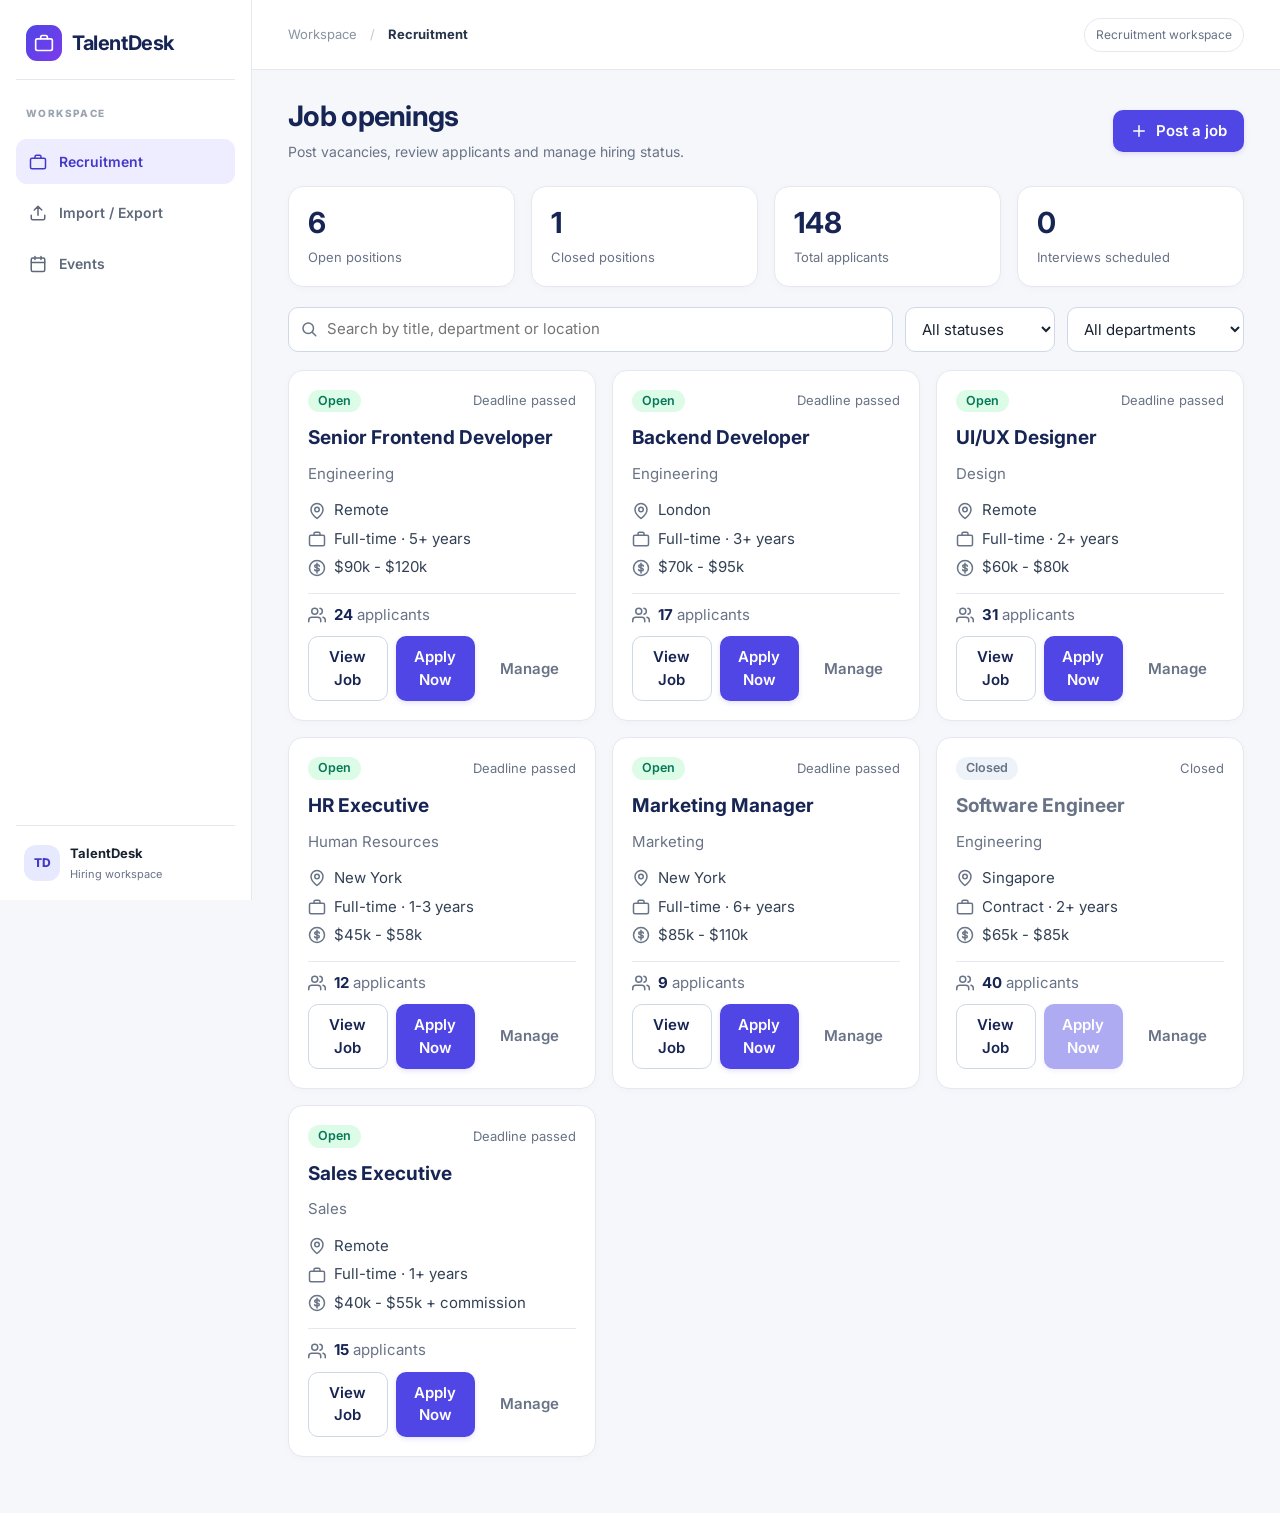
<file: index.html>
<!doctype html>
<html lang="en">
<head>
  <meta charset="UTF-8">
  <meta name="viewport" content="width=device-width, initial-scale=1, viewport-fit=cover">
  <meta name="theme-color" content="#ffffff">
  <meta name="description" content="TalentDesk recruitment workspace for job listings, hiring events, and candidate data management.">
  <title>Recruitment | TalentDesk</title>
  <link rel="preconnect" href="https://fonts.googleapis.com">
  <link rel="preconnect" href="https://fonts.gstatic.com" crossorigin>
  <link href="https://fonts.googleapis.com/css2?family=Inter:wght@400;500;600;700;800&display=swap" rel="stylesheet">
  <link rel="stylesheet" href="style.css">
</head>
<body data-page="recruitment">
  <div id="root"><div class="loading">Loading TalentDesk…</div></div>
  <script src="app.js" defer></script>
</body>
</html>
</file>
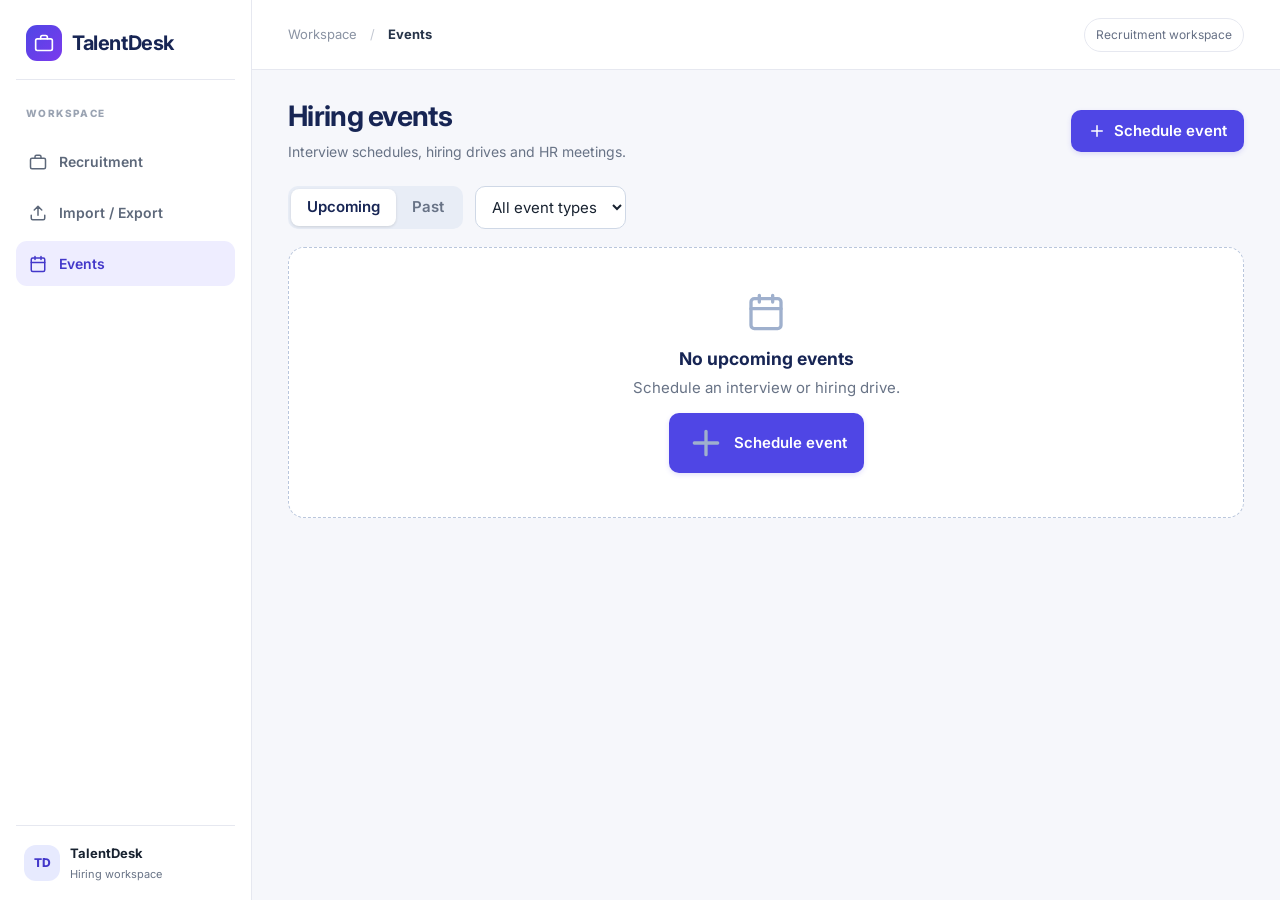
<file: event.html>
<!doctype html>
<html lang="en">
<head>
  <meta charset="UTF-8">
  <meta name="viewport" content="width=device-width, initial-scale=1, viewport-fit=cover">
  <meta name="theme-color" content="#ffffff">
  <meta name="description" content="TalentDesk recruitment workspace for job listings, hiring events, and candidate data management.">
  <title>Events | TalentDesk</title>
  <link rel="preconnect" href="https://fonts.googleapis.com">
  <link rel="preconnect" href="https://fonts.gstatic.com" crossorigin>
  <link href="https://fonts.googleapis.com/css2?family=Inter:wght@400;500;600;700;800&display=swap" rel="stylesheet">
  <link rel="stylesheet" href="style.css">
</head>
<body data-page="events">
  <div id="root"><div class="loading">Loading TalentDesk…</div></div>
  <script src="app.js" defer></script>
</body>
</html>
</file>
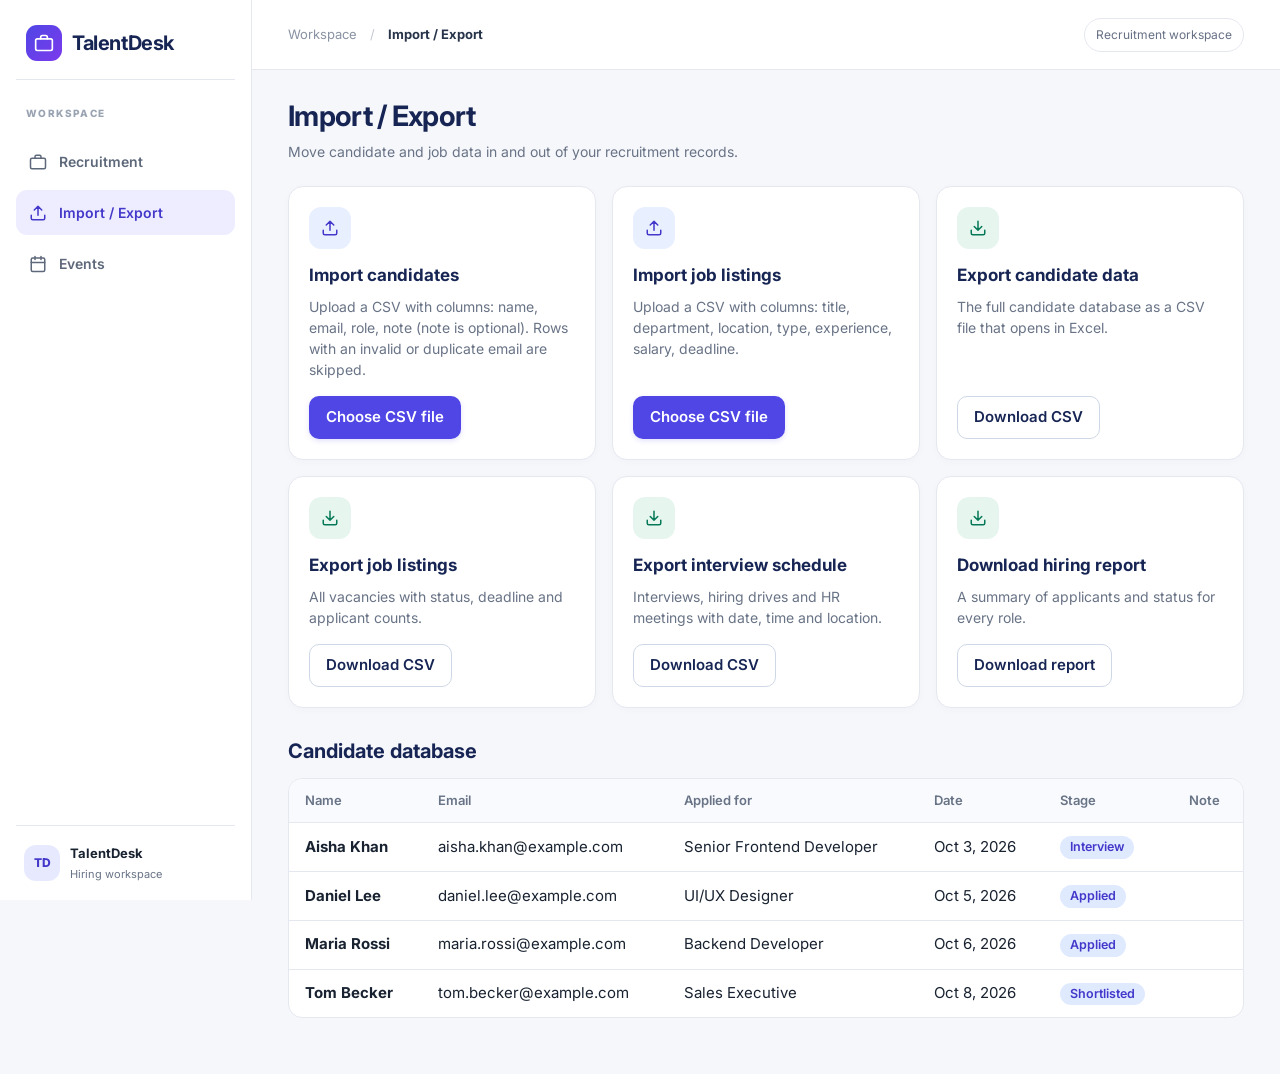
<file: import-export.html>
<!doctype html>
<html lang="en">
<head>
  <meta charset="UTF-8">
  <meta name="viewport" content="width=device-width, initial-scale=1, viewport-fit=cover">
  <meta name="theme-color" content="#ffffff">
  <meta name="description" content="TalentDesk recruitment workspace for job listings, hiring events, and candidate data management.">
  <title>Import / Export | TalentDesk</title>
  <link rel="preconnect" href="https://fonts.googleapis.com">
  <link rel="preconnect" href="https://fonts.gstatic.com" crossorigin>
  <link href="https://fonts.googleapis.com/css2?family=Inter:wght@400;500;600;700;800&display=swap" rel="stylesheet">
  <link rel="stylesheet" href="style.css">
</head>
<body data-page="trade">
  <div id="root"><div class="loading">Loading TalentDesk…</div></div>
  <script src="app.js" defer></script>
</body>
</html>
</file>
<file: style.css>
:root{--navy:#0b1f4b;--blue:#2563eb;--blue2:#1d4ed8;--bg:#f5f7fb;--line:#e2e8f3;--mute:#64748b;--ink:#0f1b3d;--ok:#047857;--okbg:#dcfce7;--bad:#b91c1c}
*{box-sizing:border-box}
body{margin:0;font:15px/1.5 Inter,system-ui,-apple-system,"Segoe UI",Roboto,sans-serif;color:var(--ink);background:var(--bg)}
.w{max-width:1100px;margin:0 auto;padding:0 20px}
.ic{width:18px;height:18px;flex:none}
button,input,select,textarea{font:inherit;color:inherit}

/* header */
.top{background:#fff;border-bottom:1px solid var(--line);position:sticky;top:0;z-index:20}
.nav{display:flex;align-items:center;gap:24px;height:64px;position:relative}
.brand{display:flex;align-items:center;gap:10px;font-weight:700;font-size:19px;color:var(--navy);text-decoration:none}
.brand .ic{width:34px;height:34px;padding:7px;border-radius:10px;background:var(--navy);color:#fff}
nav{display:flex;gap:4px;margin-left:auto}
nav a{padding:9px 14px;border-radius:8px;color:var(--mute);font-weight:500;text-decoration:none}
nav a:hover{background:#f1f5fb;color:var(--ink)}
nav a[aria-current=page]{background:#e8efff;color:var(--blue2);font-weight:600}
.burger{display:none;margin-left:auto;width:42px;height:42px;border:1px solid var(--line);background:#fff;border-radius:10px;place-items:center;cursor:pointer}

/* layout */
main{padding-top:28px;padding-bottom:60px}
.head{display:flex;justify-content:space-between;align-items:flex-end;gap:16px;margin-bottom:20px}
h1{margin:0;font-size:28px;line-height:1.2;color:var(--navy);letter-spacing:-.01em}
.head p{margin:4px 0 0;color:var(--mute)}
.stats{display:grid;grid-template-columns:repeat(auto-fit,minmax(150px,1fr));gap:12px;margin-bottom:20px}
.stat{background:#fff;border:1px solid var(--line);border-radius:14px;padding:14px 16px;color:var(--mute);font-size:14px}
.stat b{display:block;font-size:26px;color:var(--navy);line-height:1.2}
.bar{display:flex;gap:10px;flex-wrap:wrap;margin-bottom:18px}
.sb{flex:1 1 260px;position:relative}
.sb .ic{position:absolute;left:12px;top:50%;transform:translateY(-50%);color:var(--mute)}
.sb input{padding-left:38px}
input,select,textarea{width:100%;padding:10px 12px;border:1px solid #cfd8e6;border-radius:10px;background:#fff}
.bar select{width:auto;flex:0 0 auto}
input:focus,select:focus,textarea:focus{outline:2px solid var(--blue);border-color:transparent}

/* buttons */
.btn{display:inline-flex;align-items:center;justify-content:center;gap:8px;padding:9px 16px;border-radius:10px;border:1px solid transparent;font-weight:600;cursor:pointer;transition:background .15s,box-shadow .15s}
.pri{background:var(--blue);color:#fff}.pri:hover{background:var(--blue2)}
.sec{background:#fff;border-color:#cfd8e6;color:var(--navy)}.sec:hover{background:#f1f5fb}
.ghost{background:none;color:var(--mute)}.ghost:hover{background:#eef2f9;color:var(--ink)}
.danger{background:var(--bad);color:#fff}.danger:hover{background:#991b1b}
.btn:disabled{opacity:.45;cursor:not-allowed}
a:focus-visible,button:focus-visible{outline:3px solid #93b4ff;outline-offset:2px}

/* job cards */
.grid{display:grid;grid-template-columns:repeat(auto-fill,minmax(310px,1fr));gap:18px}
.card{background:#fff;border:1px solid var(--line);border-radius:16px;padding:20px;display:flex;flex-direction:column;gap:10px;transition:box-shadow .2s,transform .2s}
.card:hover{box-shadow:0 8px 24px rgba(11,31,75,.09);transform:translateY(-2px)}
.card.off h3{color:var(--mute)}
.card h3{margin:2px 0 0;font-size:19px;color:var(--navy)}
.dept{margin:0;color:var(--mute)}
.row{display:flex;justify-content:space-between;align-items:center;gap:8px;font-size:13px;color:var(--mute)}
.badge{display:inline-block;padding:2px 10px;border-radius:999px;font-size:12.5px;font-weight:600;background:#eef2f9;color:var(--mute)}
.badge.ok{background:var(--okbg);color:var(--ok)}.badge.info{background:#e0eaff;color:var(--blue2)}
.meta{list-style:none;margin:4px 0;padding:0;display:grid;gap:6px;color:#334155}
.meta li{display:flex;gap:8px;align-items:center}.meta .ic{color:var(--mute)}
.ap{display:flex;align-items:center;gap:8px;color:var(--mute);padding-top:10px;border-top:1px solid var(--line)}
.ap b{color:var(--navy)}
.acts{display:flex;gap:8px;flex-wrap:wrap;margin-top:auto}
.acts .pri,.acts .sec{flex:1}

/* events */
.seg{display:inline-flex;background:#e8edf6;border-radius:10px;padding:3px}
.seg button{border:0;background:none;padding:7px 16px;border-radius:8px;font-weight:600;color:var(--mute);cursor:pointer}
.seg button[aria-pressed=true]{background:#fff;color:var(--navy);box-shadow:0 1px 3px rgba(0,0,0,.12)}
.ev{display:flex;gap:16px;background:#fff;border:1px solid var(--line);border-radius:16px;padding:16px;margin-bottom:12px;align-items:center;flex-wrap:wrap}
.dt{width:64px;text-align:center;background:#e8efff;color:var(--blue2);border-radius:12px;padding:8px 0;line-height:1.1}
.dt b{display:block;font-size:24px}.dt small{text-transform:uppercase;letter-spacing:.06em;font-weight:600}
.ev .in{flex:1;min-width:220px}.ev h3{margin:4px 0;font-size:17px;color:var(--navy)}
.ev p{margin:0;color:var(--mute);font-size:14px}
.ev .acts{margin:0}

/* import / export */
.tiles{display:grid;grid-template-columns:repeat(auto-fill,minmax(290px,1fr));gap:16px;margin-bottom:28px}
.tile{background:#fff;border:1px solid var(--line);border-radius:16px;padding:20px;display:flex;flex-direction:column;gap:8px}
.tile .ib{width:42px;height:42px;border-radius:12px;background:#e8efff;color:var(--blue2);display:grid;place-items:center}
.tile .ib.x{background:#e6f6ee;color:var(--ok)}
.tile h3{margin:6px 0 0;font-size:17px;color:var(--navy)}.tile p{margin:0 0 8px;color:var(--mute);font-size:14px}
.tile .btn{margin-top:auto;align-self:flex-start}
h2{font-size:20px;color:var(--navy);margin:0 0 12px}
.tw{overflow-x:auto;background:#fff;border:1px solid var(--line);border-radius:14px}
table{border-collapse:collapse;width:100%;min-width:560px}
th,td{text-align:left;padding:12px 16px;border-bottom:1px solid var(--line);white-space:nowrap}
th{background:#f8fafd;color:var(--mute);font-size:13px;font-weight:600}
tr:last-child td{border:0}

/* empty, dialog, toast */
.empty{grid-column:1/-1;text-align:center;background:#fff;border:1px dashed #b9c6dc;border-radius:16px;padding:44px 20px;color:var(--mute)}
.empty .ic{width:40px;height:40px;color:#9fb0cd}.empty h3{margin:8px 0 4px;color:var(--navy)}
.empty p{margin:0 0 14px}
dialog{border:0;border-radius:18px;padding:0;width:min(94vw,540px);max-height:92vh;color:var(--ink)}
dialog::backdrop{background:rgba(11,31,75,.5)}
.m{padding:24px}.m h2{margin:8px 0 6px}
label{display:block;font-weight:500;font-size:14px;margin-top:12px}
label input,label select,label textarea{margin-top:4px}
.btns{display:flex;justify-content:flex-end;gap:8px;margin-top:20px;flex-wrap:wrap}
.facts{display:grid;grid-template-columns:1fr 1fr;gap:12px 16px;margin:16px 0}
.facts dt{font-size:13px;color:var(--mute)}.facts dd{margin:0;font-weight:600}
.stack{display:grid;gap:8px;margin-top:12px}.stack .btn{justify-content:flex-start}
#toast{position:fixed;left:50%;bottom:24px;transform:translate(-50%,20px);background:var(--navy);color:#fff;padding:11px 20px;border-radius:10px;opacity:0;pointer-events:none;transition:.25s;z-index:50;max-width:92vw}
#toast.on{opacity:1;transform:translate(-50%,0)}

@media(max-width:760px){
  .burger{display:grid}
  nav{display:none;position:absolute;left:-20px;right:-20px;top:64px;background:#fff;flex-direction:column;padding:8px 20px 14px;border-bottom:1px solid var(--line);box-shadow:0 12px 20px rgba(11,31,75,.08)}
  nav.open{display:flex}
  .head{flex-direction:column;align-items:stretch}
  h1{font-size:24px}.bar select{flex:1}
  .facts{grid-template-columns:1fr}
}
@media(prefers-reduced-motion:reduce){*{transition:none!important}}


/* TalentDesk responsive workspace shell */
:root{--navy:#172554;--blue:#4f46e5;--blue2:#4338ca;--bg:#f6f7fb;--line:#e6e8f0;--ink:#182230;--mute:#687386}
body{background:#f6f7fb;color:var(--ink);overflow-x:hidden}
.app-shell{min-height:100vh;display:grid;grid-template-columns:252px minmax(0,1fr)}
.sidebar{background:#fff;border-right:1px solid var(--line);padding:25px 16px 18px;display:flex;flex-direction:column;gap:18px;min-height:100vh;position:sticky;top:0;height:100vh;z-index:40}
.sidebar .brand{padding:0 10px 18px;border-bottom:1px solid var(--line);font-size:20px;letter-spacing:-.4px}
.sidebar .brand .ic{background:linear-gradient(135deg,#4f46e5,#7c3aed);width:36px;height:36px;padding:8px;border-radius:11px}
.side-label{margin:8px 10px 0;color:#9aa3b2;font-size:10px;font-weight:800;letter-spacing:1.4px}
.sidebar nav{display:flex;flex-direction:column;gap:6px;margin:0}
.sidebar nav a{display:flex;align-items:center;gap:12px;padding:12px 13px;border-radius:11px;color:#5d687a;font-size:14px;font-weight:600;text-decoration:none;transition:background .15s,color .15s}
.sidebar nav a .ic{width:18px;height:18px}
.sidebar nav a:hover{background:#f4f5ff;color:#4338ca}
.sidebar nav a[aria-current=page]{background:#eeedff;color:#4338ca}
.sidebar-foot{margin-top:auto;border-top:1px solid var(--line);padding:18px 8px 0;display:flex;align-items:center;gap:10px}
.sidebar-foot b,.sidebar-foot small{display:block}.sidebar-foot b{font-size:13px}.sidebar-foot small{font-size:11px;color:var(--mute);margin-top:2px}
.avatar{width:36px;height:36px;border-radius:12px;background:#e7eafe;color:#4338ca;display:grid;place-items:center;font-weight:800;font-size:12px}
.app-area{min-width:0}.topbar{height:70px;background:rgba(255,255,255,.92);border-bottom:1px solid var(--line);display:flex;align-items:center;gap:16px;padding:0 clamp(16px,3vw,36px);position:sticky;top:0;z-index:20;backdrop-filter:blur(12px)}
.crumb{font-size:13px;color:#8a93a3}.crumb span{padding:0 9px;color:#c2c7d1}.crumb b{color:#273449;font-weight:700}.topbar-tag{margin-left:auto;border:1px solid var(--line);border-radius:999px;padding:7px 11px;color:#667085;font-size:12px;background:#fff}
.app-main.w{width:100%;max-width:none;margin:0;padding:30px clamp(16px,3vw,36px) 56px}
main{padding-top:0;padding-bottom:0}.head{align-items:center;margin-bottom:24px}.head h1{font-size:clamp(23px,2.2vw,30px);letter-spacing:-.7px}.head p{font-size:14px;margin-top:7px}.stats{grid-template-columns:repeat(4,minmax(0,1fr));gap:16px}.stat{padding:19px;border-radius:15px;box-shadow:0 2px 8px rgba(28,39,70,.025);font-size:13px}.stat b{font-size:29px;margin-bottom:7px;letter-spacing:-.6px}.bar{gap:12px}.bar select{min-width:150px}.grid{grid-template-columns:repeat(auto-fill,minmax(min(100%,285px),1fr));gap:16px}.card,.tile,.ev{border-radius:15px;box-shadow:0 2px 8px rgba(28,39,70,.025)}.card{padding:19px}.btn{min-height:42px}.btn.pri{box-shadow:0 2px 5px rgba(79,70,229,.16)}.tw{max-width:100%;overscroll-behavior-x:contain}.tw table{min-width:560px}.burger{width:42px;height:42px;flex:none;border:1px solid var(--line);background:#fff;border-radius:11px;place-items:center;cursor:pointer;color:#344054}.mobile-scrim{display:none}
@media(min-width:1500px){.app-shell{grid-template-columns:270px minmax(0,1fr)}.app-main.w{padding-left:44px;padding-right:44px}.grid{grid-template-columns:repeat(3,minmax(0,1fr))}}
@media(max-width:1050px){.app-shell{grid-template-columns:220px minmax(0,1fr)}.sidebar{padding-left:12px;padding-right:12px}.stats{grid-template-columns:repeat(2,minmax(0,1fr))}.topbar-tag{display:none}.grid{grid-template-columns:repeat(auto-fill,minmax(min(100%,260px),1fr))}}
@media(max-width:760px){
 .app-shell{display:block}.sidebar{position:fixed;left:0;top:0;bottom:0;width:min(82vw,300px);height:100dvh;min-height:0;transform:translateX(-105%);transition:transform .22s ease;box-shadow:0 18px 45px rgba(20,28,55,.15);padding:22px 15px}.sidebar.open{transform:translateX(0)}
 .sidebar nav{position:static;left:auto;right:auto;top:auto;background:transparent;flex-direction:column;padding:0;border:0;box-shadow:none;margin:0}
 .mobile-scrim.show{display:block;position:fixed;inset:0;background:rgba(18,27,49,.38);z-index:30}.topbar{height:62px;padding:0 14px;gap:11px}.topbar .burger{display:grid}.crumb{font-size:12px}.crumb span{padding:0 5px}.app-main.w{padding:23px 15px 38px}.head{align-items:stretch;gap:14px;margin-bottom:20px}.head .btn{width:100%}h1{font-size:23px}.head p{font-size:13px}.stats{grid-template-columns:repeat(2,minmax(0,1fr));gap:10px}.stat{padding:14px;border-radius:13px}.stat b{font-size:24px}.bar{display:grid;grid-template-columns:1fr 1fr;gap:9px}.sb{grid-column:1/-1;min-width:0}.bar select{width:100%;min-width:0}.grid,.tiles{grid-template-columns:1fr;gap:12px}.card,.tile{padding:16px}.card h3{font-size:17px}.acts{gap:7px}.acts .btn{flex:1 1 calc(50% - 7px);padding:9px 10px;font-size:13px}.ev{padding:13px;gap:12px;align-items:flex-start}.ev .in{min-width:0;width:calc(100% - 78px)}.ev .acts{width:100%;display:flex;flex-wrap:wrap}.ev .acts .btn{flex:1 1 auto}.dt{width:58px;flex:none}.dt b{font-size:22px}.facts{grid-template-columns:1fr 1fr;gap:12px}.m{padding:20px}.btns .btn{flex:1}.seg{max-width:100%}.seg button{padding:8px 12px;font-size:13px}
}
@media(max-width:390px){.app-main.w{padding-left:12px;padding-right:12px}.stats{gap:8px}.stat{padding:12px}.stat b{font-size:22px}.bar{grid-template-columns:1fr}.sb{grid-column:auto}.facts{grid-template-columns:1fr}.acts .btn{flex-basis:100%}.ev .in{width:calc(100% - 70px)}}
@media(prefers-reduced-motion:reduce){.sidebar{transition:none}}

.loading{display:grid;place-items:center;min-height:60vh;color:#64748b;font:500 15px Inter,system-ui,sans-serif}

/* Mobile top bar: show logo and name at the left (sidebar is hidden on phones) */
.top-brand{display:none}
@media(max-width:760px){
  .top-brand{display:flex;font-size:18px;letter-spacing:-.3px}
  .top-brand .ic{background:linear-gradient(135deg,#4f46e5,#7c3aed);width:34px;height:34px;padding:7px;border-radius:10px}
  .topbar .crumb{display:none}
  .topbar .burger{margin-left:auto}
}
</file>
